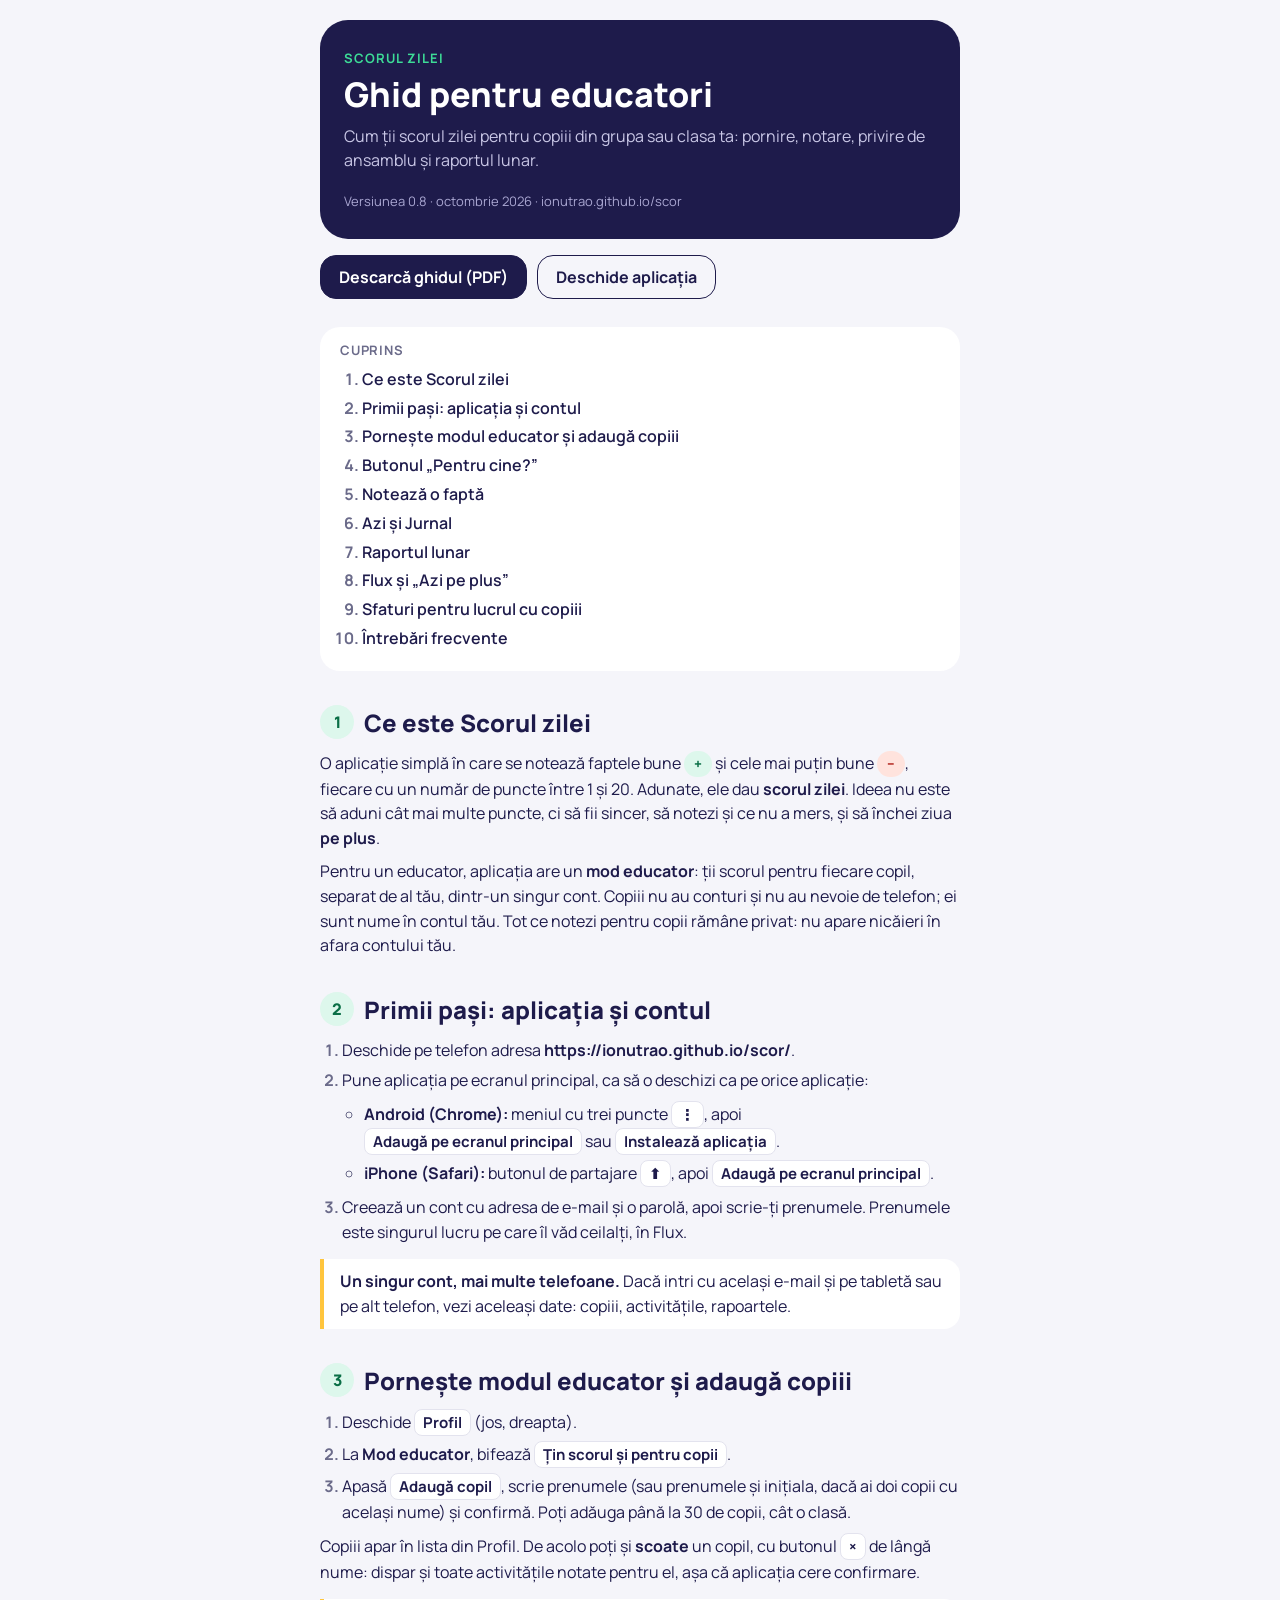
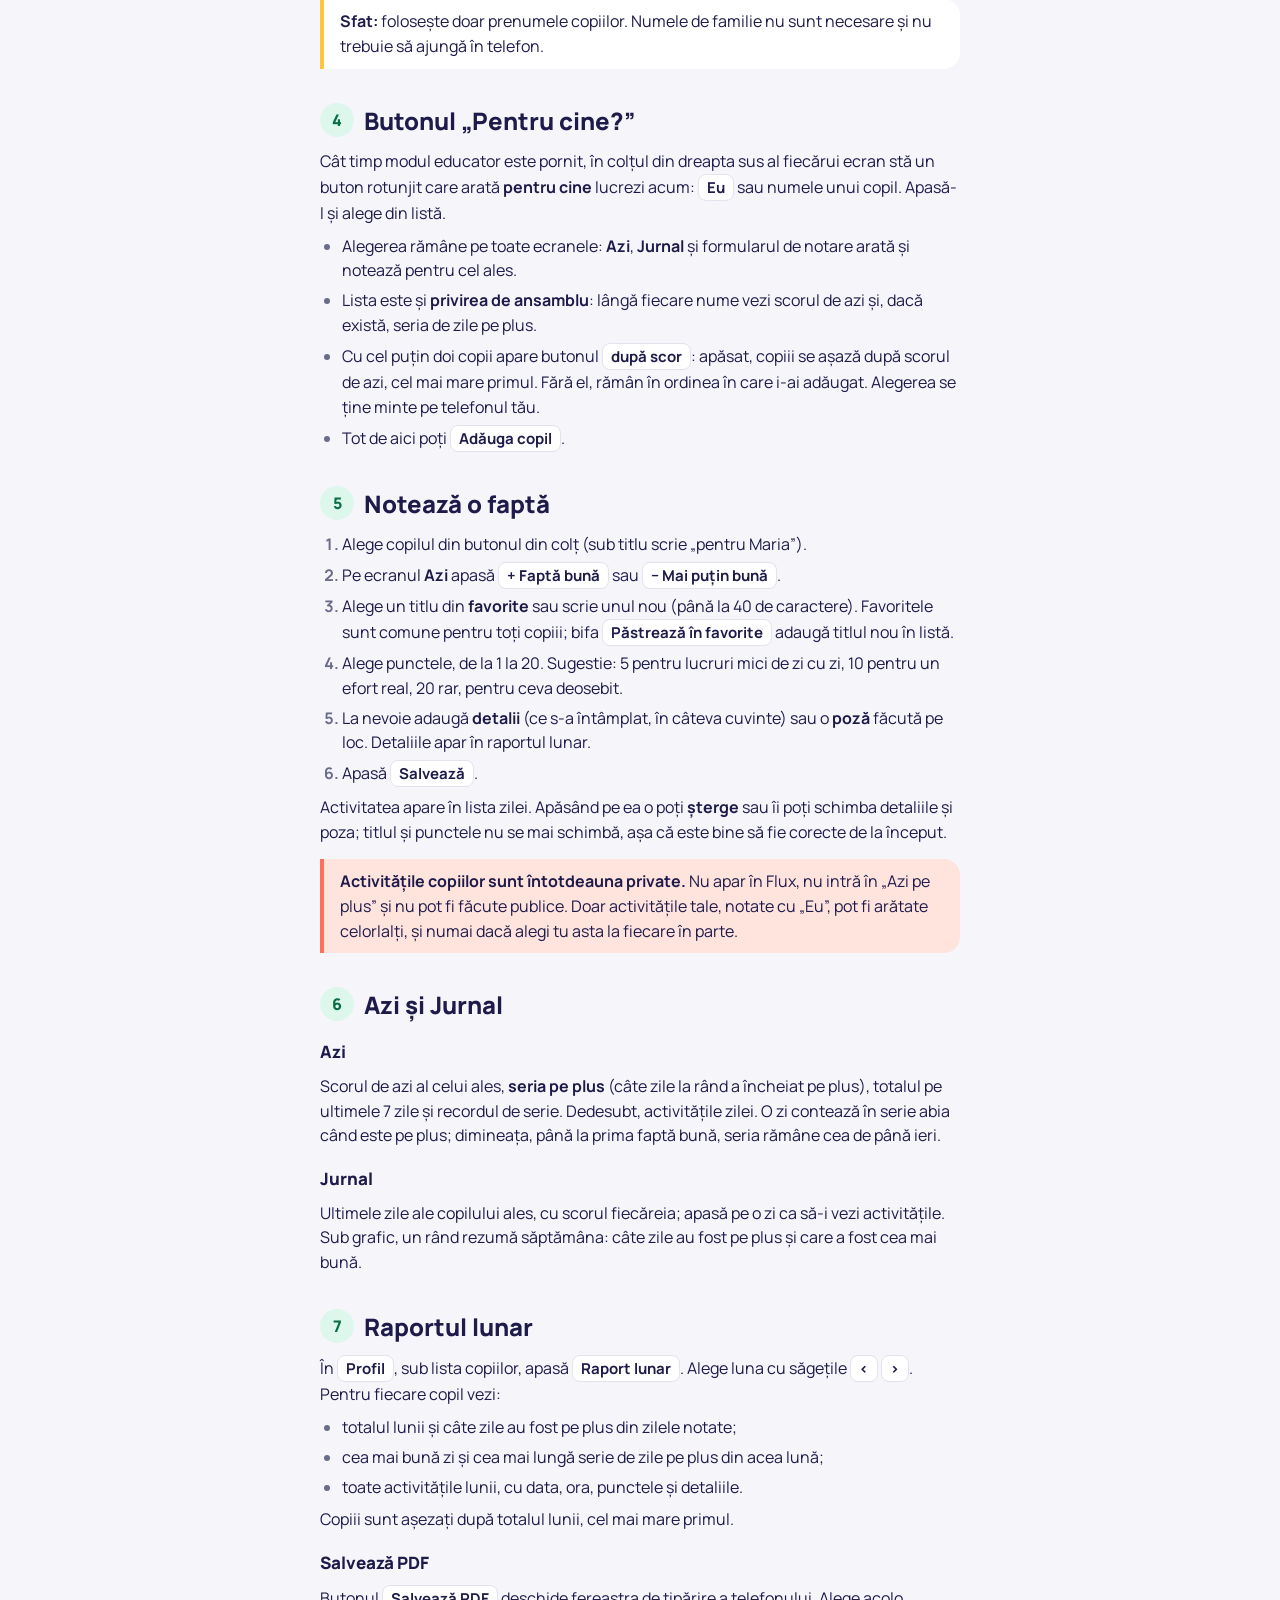
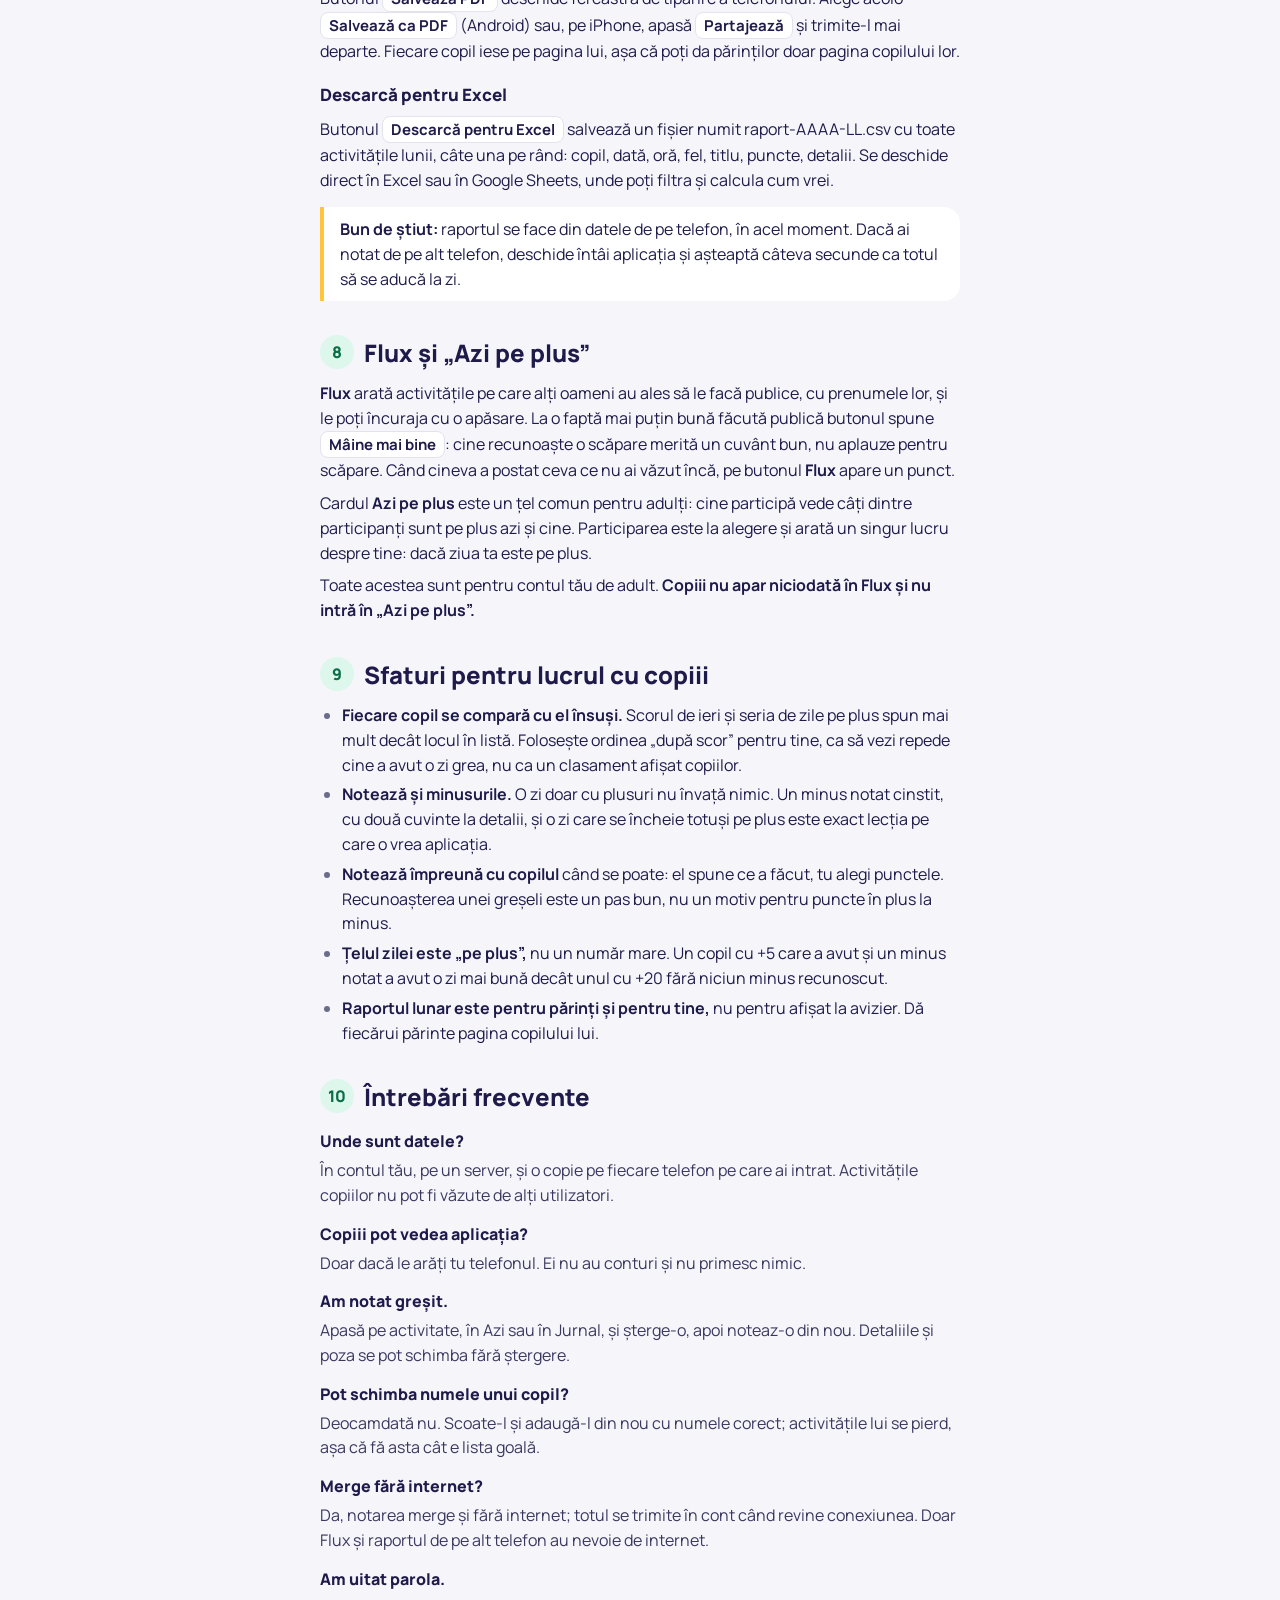
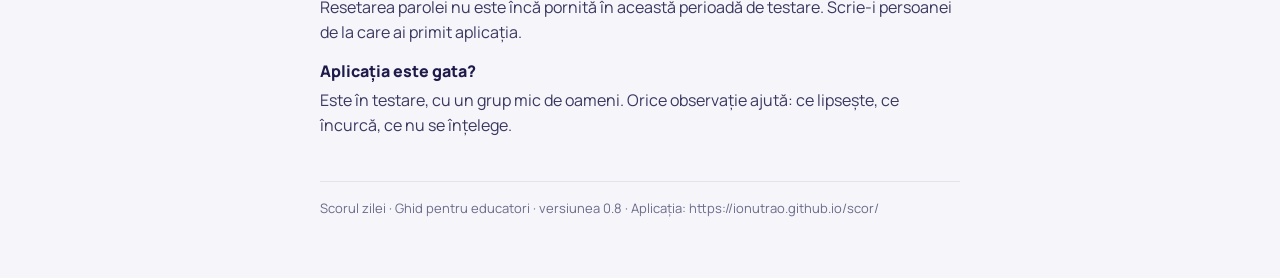
<file: ghid.html>
<!doctype html>
<html lang="ro">
<head>
<meta charset="utf-8">
<meta name="viewport" content="width=device-width, initial-scale=1">
<title>Scorul zilei · Ghid pentru educatori</title>
<meta name="description" content="Cum folosește un educator aplicația Scorul zilei: copii, notare, raport lunar.">
<meta name="theme-color" content="#F5F5FA">
<link rel="icon" href="favicon.svg" type="image/svg+xml">
<link rel="preconnect" href="https://fonts.googleapis.com">
<link rel="preconnect" href="https://fonts.gstatic.com" crossorigin>
<link rel="stylesheet" href="https://fonts.googleapis.com/css2?family=Manrope:wght@400;500;600;700;800&display=swap">
<style>
  :root { color-scheme: light; --bg: #F5F5FA; --card: #fff; --ink: #1E1B4B; --muted: #6B6B8A; --line: #E3E3EE; --plus: #3DDC97; --plus-tint: #DDF7EC; --plus-text: #0A6E46; --minus: #FF6F59; --minus-tint: #FFE3DD; --minus-text: #B3261E; --gold: #FFC53D; }
  * { box-sizing: border-box; }
  html, body { margin: 0; }
  body { background: var(--bg); color: var(--ink); font-family: Manrope, Inter, system-ui, -apple-system, "Segoe UI", Roboto, sans-serif; font-size: 16px; line-height: 1.55; -webkit-text-size-adjust: 100%; }
  .wrap { max-width: 42rem; margin-inline: auto; padding: 20px 16px 60px; }
  .cover { background: var(--ink); color: #fff; border-radius: 28px; padding: 28px 24px; margin-bottom: 28px; }
  .cover .kicker { font-size: 13px; font-weight: 700; letter-spacing: .08em; text-transform: uppercase; color: var(--plus); }
  .cover h1 { font-size: 34px; line-height: 1.1; margin: 8px 0 10px; font-weight: 800; }
  .cover p { margin: 0; color: #C9C7E6; font-size: 16px; }
  .cover .meta { margin-top: 18px; font-size: 13px; color: #A9A6D1; }
  .toolbar { display: flex; flex-wrap: wrap; gap: 10px; margin: -12px 0 28px; }
  .toolbar a { display: inline-flex; align-items: center; min-height: 44px; padding: 8px 18px; border-radius: 16px; border: 1.5px solid var(--ink); color: var(--ink); font-weight: 700; text-decoration: none; }
  .toolbar a.solid { background: var(--ink); color: #fff; }
  nav.toc { background: var(--card); border-radius: 20px; padding: 16px 20px; margin-bottom: 28px; }
  nav.toc h2 { font-size: 13px; font-weight: 700; letter-spacing: .06em; text-transform: uppercase; color: var(--muted); margin: 0 0 8px; }
  nav.toc ol { margin: 0; padding-left: 22px; }
  nav.toc li { margin: 4px 0; }
  nav.toc a { color: var(--ink); text-decoration: none; font-weight: 600; }
  nav.toc a:hover { text-decoration: underline; }
  section { margin-top: 34px; }
  h2 { font-size: 24px; line-height: 1.2; margin: 0 0 12px; font-weight: 800; }
  h2 .n { display: inline-block; min-width: 34px; height: 34px; line-height: 34px; margin-right: 10px; border-radius: 50%; background: var(--plus-tint); color: var(--plus-text); font-size: 16px; text-align: center; font-weight: 800; vertical-align: 4px; }
  h3 { font-size: 17px; margin: 18px 0 6px; font-weight: 800; }
  p { margin: 8px 0; }
  ol, ul { padding-left: 22px; margin: 8px 0; }
  li { margin: 5px 0; }
  li::marker { color: var(--muted); font-weight: 700; }
  .ui { display: inline-block; padding: 1px 8px; border-radius: 8px; background: var(--card); border: 1px solid var(--line); font-weight: 700; font-size: 15px; white-space: nowrap; }
  .tip { background: var(--card); border-left: 4px solid var(--gold); border-radius: 0 16px 16px 0; padding: 10px 16px; margin: 14px 0; }
  .tip b { color: var(--ink); }
  .warn { background: var(--minus-tint); border-left: 4px solid var(--minus); border-radius: 0 16px 16px 0; padding: 10px 16px; margin: 14px 0; }
  .pill { display: inline-block; padding: 2px 10px; border-radius: 999px; font-weight: 800; font-size: 14px; font-variant-numeric: tabular-nums; }
  .pill.plus { background: var(--plus-tint); color: var(--plus-text); }
  .pill.minus { background: var(--minus-tint); color: var(--minus-text); }
  .faq dt { font-weight: 800; margin-top: 14px; }
  .faq dd { margin: 4px 0 0; color: #3b3860; }
  .muted { color: var(--muted); }
  footer { margin-top: 44px; padding-top: 16px; border-top: 1px solid var(--line); font-size: 13px; color: var(--muted); }
  a { color: var(--ink); }
  @media print {
    body { background: #fff; font-size: 11.5pt; }
    .wrap { max-width: none; padding: 0; }
    .toolbar { display: none; }
    .cover { border-radius: 16px; -webkit-print-color-adjust: exact; print-color-adjust: exact; }
    nav.toc, .tip, .warn, .ui, .pill { -webkit-print-color-adjust: exact; print-color-adjust: exact; }
    nav.toc { border: 1px solid var(--line); }
    nav.toc a { text-decoration: none; }
    p, li, .tip, .warn, dt, dd { break-inside: avoid; }
    #sfaturi, #intrebari { break-before: page; }
    h2 { break-after: avoid; }
    a { color: inherit; text-decoration: none; }
    footer { break-before: avoid; }
  }
</style>
</head>
<body>
<div class="wrap">
  <header class="cover">
    <div class="kicker">Scorul zilei</div>
    <h1>Ghid pentru educatori</h1>
    <p>Cum ții scorul zilei pentru copiii din grupa sau clasa ta: pornire, notare, privire de ansamblu și raportul lunar.</p>
    <div class="meta">Versiunea 0.8 · octombrie 2026 · <span translate="no">ionutrao.github.io/scor</span></div>
  </header>

  <div class="toolbar">
    <a class="solid" href="ghid-educatori.pdf" download>Descarcă ghidul (PDF)</a>
    <a href="./">Deschide aplicația</a>
  </div>

  <nav class="toc" aria-label="Cuprins">
    <h2>Cuprins</h2>
    <ol>
      <li><a href="#ce-este">Ce este Scorul zilei</a></li>
      <li><a href="#pornire">Primii pași: aplicația și contul</a></li>
      <li><a href="#educator">Pornește modul educator și adaugă copiii</a></li>
      <li><a href="#pentru-cine">Butonul „Pentru cine?”</a></li>
      <li><a href="#notare">Notează o faptă</a></li>
      <li><a href="#azi-jurnal">Azi și Jurnal</a></li>
      <li><a href="#raport">Raportul lunar</a></li>
      <li><a href="#flux">Flux și „Azi pe plus”</a></li>
      <li><a href="#sfaturi">Sfaturi pentru lucrul cu copiii</a></li>
      <li><a href="#intrebari">Întrebări frecvente</a></li>
    </ol>
  </nav>

  <section id="ce-este">
    <h2><span class="n">1</span>Ce este Scorul zilei</h2>
    <p>O aplicație simplă în care se notează faptele bune <span class="pill plus">+</span> și cele mai puțin bune <span class="pill minus">−</span>, fiecare cu un număr de puncte între 1 și 20. Adunate, ele dau <b>scorul zilei</b>. Ideea nu este să aduni cât mai multe puncte, ci să fii sincer, să notezi și ce nu a mers, și să închei ziua <b>pe plus</b>.</p>
    <p>Pentru un educator, aplicația are un <b>mod educator</b>: ții scorul pentru fiecare copil, separat de al tău, dintr-un singur cont. Copiii nu au conturi și nu au nevoie de telefon; ei sunt nume în contul tău. Tot ce notezi pentru copii rămâne privat: nu apare nicăieri în afara contului tău.</p>
  </section>

  <section id="pornire">
    <h2><span class="n">2</span>Primii pași: aplicația și contul</h2>
    <ol>
      <li>Deschide pe telefon adresa <b translate="no">https://ionutrao.github.io/scor/</b>.</li>
      <li>Pune aplicația pe ecranul principal, ca să o deschizi ca pe orice aplicație:
        <ul>
          <li><b>Android (Chrome):</b> meniul cu trei puncte <span class="ui">⋮</span>, apoi <span class="ui">Adaugă pe ecranul principal</span> sau <span class="ui">Instalează aplicația</span>.</li>
          <li><b>iPhone (Safari):</b> butonul de partajare <span class="ui">⬆</span>, apoi <span class="ui">Adaugă pe ecranul principal</span>.</li>
        </ul>
      </li>
      <li>Creează un cont cu adresa de e-mail și o parolă, apoi scrie-ți prenumele. Prenumele este singurul lucru pe care îl văd ceilalți, în Flux.</li>
    </ol>
    <div class="tip"><b>Un singur cont, mai multe telefoane.</b> Dacă intri cu același e-mail și pe tabletă sau pe alt telefon, vezi aceleași date: copiii, activitățile, rapoartele.</div>
  </section>

  <section id="educator">
    <h2><span class="n">3</span>Pornește modul educator și adaugă copiii</h2>
    <ol>
      <li>Deschide <span class="ui">Profil</span> (jos, dreapta).</li>
      <li>La <b>Mod educator</b>, bifează <span class="ui">Țin scorul și pentru copii</span>.</li>
      <li>Apasă <span class="ui">Adaugă copil</span>, scrie prenumele (sau prenumele și inițiala, dacă ai doi copii cu același nume) și confirmă. Poți adăuga până la 30 de copii, cât o clasă.</li>
    </ol>
    <p>Copiii apar în lista din Profil. De acolo poți și <b>scoate</b> un copil, cu butonul <span class="ui">×</span> de lângă nume: dispar și toate activitățile notate pentru el, așa că aplicația cere confirmare.</p>
    <div class="tip"><b>Sfat:</b> folosește doar prenumele copiilor. Numele de familie nu sunt necesare și nu trebuie să ajungă în telefon.</div>
  </section>

  <section id="pentru-cine">
    <h2><span class="n">4</span>Butonul „Pentru cine?”</h2>
    <p>Cât timp modul educator este pornit, în colțul din dreapta sus al fiecărui ecran stă un buton rotunjit care arată <b>pentru cine</b> lucrezi acum: <span class="ui">Eu</span> sau numele unui copil. Apasă-l și alege din listă.</p>
    <ul>
      <li>Alegerea rămâne pe toate ecranele: <b>Azi</b>, <b>Jurnal</b> și formularul de notare arată și notează pentru cel ales.</li>
      <li>Lista este și <b>privirea de ansamblu</b>: lângă fiecare nume vezi scorul de azi și, dacă există, seria de zile pe plus.</li>
      <li>Cu cel puțin doi copii apare butonul <span class="ui">după scor</span>: apăsat, copiii se așază după scorul de azi, cel mai mare primul. Fără el, rămân în ordinea în care i-ai adăugat. Alegerea se ține minte pe telefonul tău.</li>
      <li>Tot de aici poți <span class="ui">Adăuga copil</span>.</li>
    </ul>
  </section>

  <section id="notare">
    <h2><span class="n">5</span>Notează o faptă</h2>
    <ol>
      <li>Alege copilul din butonul din colț (sub titlu scrie „pentru Maria”).</li>
      <li>Pe ecranul <b>Azi</b> apasă <span class="ui">+ Faptă bună</span> sau <span class="ui">− Mai puțin bună</span>.</li>
      <li>Alege un titlu din <b>favorite</b> sau scrie unul nou (până la 40 de caractere). Favoritele sunt comune pentru toți copiii; bifa <span class="ui">Păstrează în favorite</span> adaugă titlul nou în listă.</li>
      <li>Alege punctele, de la 1 la 20. Sugestie: 5 pentru lucruri mici de zi cu zi, 10 pentru un efort real, 20 rar, pentru ceva deosebit.</li>
      <li>La nevoie adaugă <b>detalii</b> (ce s-a întâmplat, în câteva cuvinte) sau o <b>poză</b> făcută pe loc. Detaliile apar în raportul lunar.</li>
      <li>Apasă <span class="ui">Salvează</span>.</li>
    </ol>
    <p>Activitatea apare în lista zilei. Apăsând pe ea o poți <b>șterge</b> sau îi poți schimba detaliile și poza; titlul și punctele nu se mai schimbă, așa că este bine să fie corecte de la început.</p>
    <div class="warn"><b>Activitățile copiilor sunt întotdeauna private.</b> Nu apar în Flux, nu intră în „Azi pe plus” și nu pot fi făcute publice. Doar activitățile tale, notate cu „Eu”, pot fi arătate celorlalți, și numai dacă alegi tu asta la fiecare în parte.</div>
  </section>

  <section id="azi-jurnal">
    <h2><span class="n">6</span>Azi și Jurnal</h2>
    <h3>Azi</h3>
    <p>Scorul de azi al celui ales, <b>seria pe plus</b> (câte zile la rând a încheiat pe plus), totalul pe ultimele 7 zile și recordul de serie. Dedesubt, activitățile zilei. O zi contează în serie abia când este pe plus; dimineața, până la prima faptă bună, seria rămâne cea de până ieri.</p>
    <h3>Jurnal</h3>
    <p>Ultimele zile ale copilului ales, cu scorul fiecăreia; apasă pe o zi ca să-i vezi activitățile. Sub grafic, un rând rezumă săptămâna: câte zile au fost pe plus și care a fost cea mai bună.</p>
  </section>

  <section id="raport">
    <h2><span class="n">7</span>Raportul lunar</h2>
    <p>În <span class="ui">Profil</span>, sub lista copiilor, apasă <span class="ui">Raport lunar</span>. Alege luna cu săgețile <span class="ui">‹</span> <span class="ui">›</span>. Pentru fiecare copil vezi:</p>
    <ul>
      <li>totalul lunii și câte zile au fost pe plus din zilele notate;</li>
      <li>cea mai bună zi și cea mai lungă serie de zile pe plus din acea lună;</li>
      <li>toate activitățile lunii, cu data, ora, punctele și detaliile.</li>
    </ul>
    <p>Copiii sunt așezați după totalul lunii, cel mai mare primul.</p>
    <h3>Salvează PDF</h3>
    <p>Butonul <span class="ui">Salvează PDF</span> deschide fereastra de tipărire a telefonului. Alege acolo <span class="ui">Salvează ca PDF</span> (Android) sau, pe iPhone, apasă <span class="ui">Partajează</span> și trimite-l mai departe. Fiecare copil iese pe pagina lui, așa că poți da părinților doar pagina copilului lor.</p>
    <h3>Descarcă pentru Excel</h3>
    <p>Butonul <span class="ui">Descarcă pentru Excel</span> salvează un fișier numit <span translate="no">raport-AAAA-LL.csv</span> cu toate activitățile lunii, câte una pe rând: copil, dată, oră, fel, titlu, puncte, detalii. Se deschide direct în Excel sau în Google Sheets, unde poți filtra și calcula cum vrei.</p>
    <div class="tip"><b>Bun de știut:</b> raportul se face din datele de pe telefon, în acel moment. Dacă ai notat de pe alt telefon, deschide întâi aplicația și așteaptă câteva secunde ca totul să se aducă la zi.</div>
  </section>

  <section id="flux">
    <h2><span class="n">8</span>Flux și „Azi pe plus”</h2>
    <p><b>Flux</b> arată activitățile pe care alți oameni au ales să le facă publice, cu prenumele lor, și le poți încuraja cu o apăsare. La o faptă mai puțin bună făcută publică butonul spune <span class="ui">Mâine mai bine</span>: cine recunoaște o scăpare merită un cuvânt bun, nu aplauze pentru scăpare. Când cineva a postat ceva ce nu ai văzut încă, pe butonul <b>Flux</b> apare un punct.</p>
    <p>Cardul <b>Azi pe plus</b> este un țel comun pentru adulți: cine participă vede câți dintre participanți sunt pe plus azi și cine. Participarea este la alegere și arată un singur lucru despre tine: dacă ziua ta este pe plus.</p>
    <p>Toate acestea sunt pentru contul tău de adult. <b>Copiii nu apar niciodată în Flux și nu intră în „Azi pe plus”.</b></p>
  </section>

  <section id="sfaturi">
    <h2><span class="n">9</span>Sfaturi pentru lucrul cu copiii</h2>
    <ul>
      <li><b>Fiecare copil se compară cu el însuși.</b> Scorul de ieri și seria de zile pe plus spun mai mult decât locul în listă. Folosește ordinea „după scor” pentru tine, ca să vezi repede cine a avut o zi grea, nu ca un clasament afișat copiilor.</li>
      <li><b>Notează și minusurile.</b> O zi doar cu plusuri nu învață nimic. Un minus notat cinstit, cu două cuvinte la detalii, și o zi care se încheie totuși pe plus este exact lecția pe care o vrea aplicația.</li>
      <li><b>Notează împreună cu copilul</b> când se poate: el spune ce a făcut, tu alegi punctele. Recunoașterea unei greșeli este un pas bun, nu un motiv pentru puncte în plus la minus.</li>
      <li><b>Țelul zilei este „pe plus”,</b> nu un număr mare. Un copil cu +5 care a avut și un minus notat a avut o zi mai bună decât unul cu +20 fără niciun minus recunoscut.</li>
      <li><b>Raportul lunar este pentru părinți și pentru tine,</b> nu pentru afișat la avizier. Dă fiecărui părinte pagina copilului lui.</li>
    </ul>
  </section>

  <section id="intrebari">
    <h2><span class="n">10</span>Întrebări frecvente</h2>
    <dl class="faq">
      <dt>Unde sunt datele?</dt>
      <dd>În contul tău, pe un server, și o copie pe fiecare telefon pe care ai intrat. Activitățile copiilor nu pot fi văzute de alți utilizatori.</dd>
      <dt>Copiii pot vedea aplicația?</dt>
      <dd>Doar dacă le arăți tu telefonul. Ei nu au conturi și nu primesc nimic.</dd>
      <dt>Am notat greșit.</dt>
      <dd>Apasă pe activitate, în Azi sau în Jurnal, și șterge-o, apoi noteaz-o din nou. Detaliile și poza se pot schimba fără ștergere.</dd>
      <dt>Pot schimba numele unui copil?</dt>
      <dd>Deocamdată nu. Scoate-l și adaugă-l din nou cu numele corect; activitățile lui se pierd, așa că fă asta cât e lista goală.</dd>
      <dt>Merge fără internet?</dt>
      <dd>Da, notarea merge și fără internet; totul se trimite în cont când revine conexiunea. Doar Flux și raportul de pe alt telefon au nevoie de internet.</dd>
      <dt>Am uitat parola.</dt>
      <dd>Resetarea parolei nu este încă pornită în această perioadă de testare. Scrie-i persoanei de la care ai primit aplicația.</dd>
      <dt>Aplicația este gata?</dt>
      <dd>Este în testare, cu un grup mic de oameni. Orice observație ajută: ce lipsește, ce încurcă, ce nu se înțelege.</dd>
    </dl>
  </section>

  <footer>
    Scorul zilei · Ghid pentru educatori · versiunea 0.8 · Aplicația: <span translate="no">https://ionutrao.github.io/scor/</span>
  </footer>
</div>
</body>
</html>
</file>
